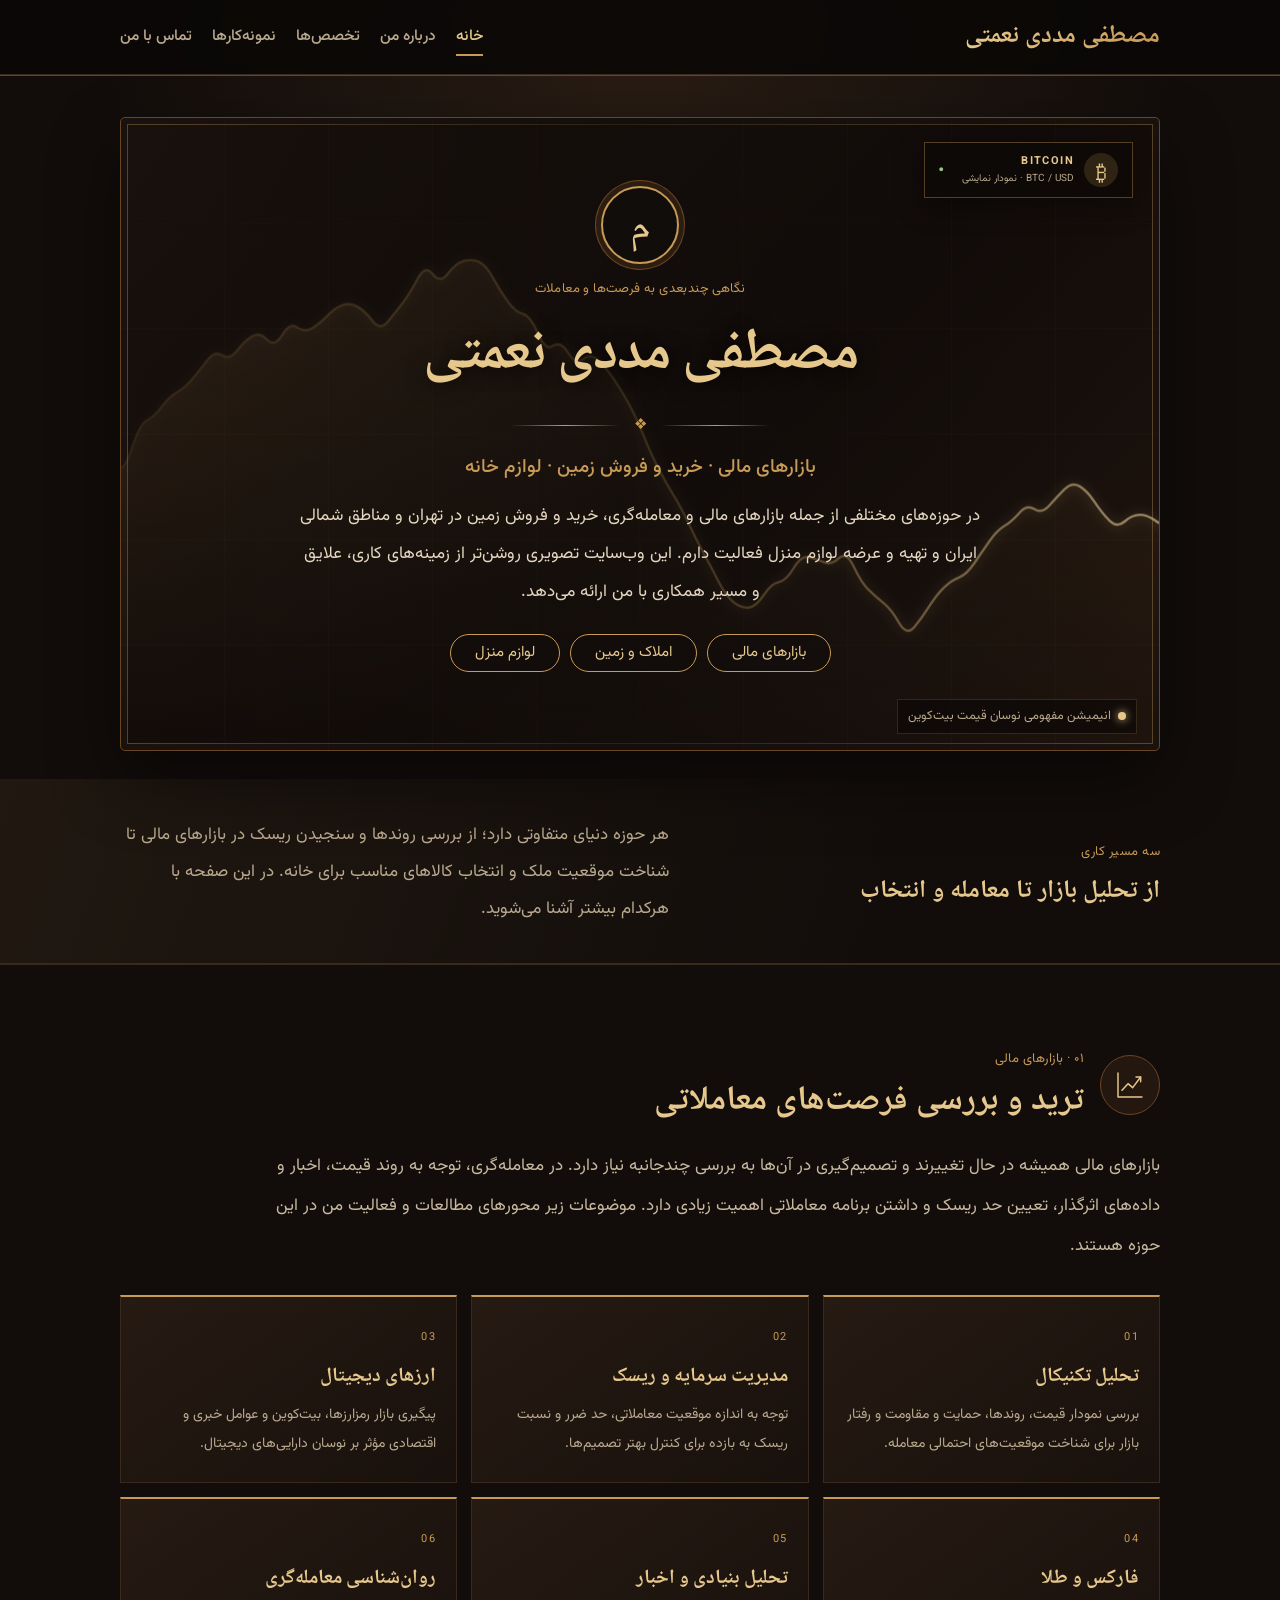
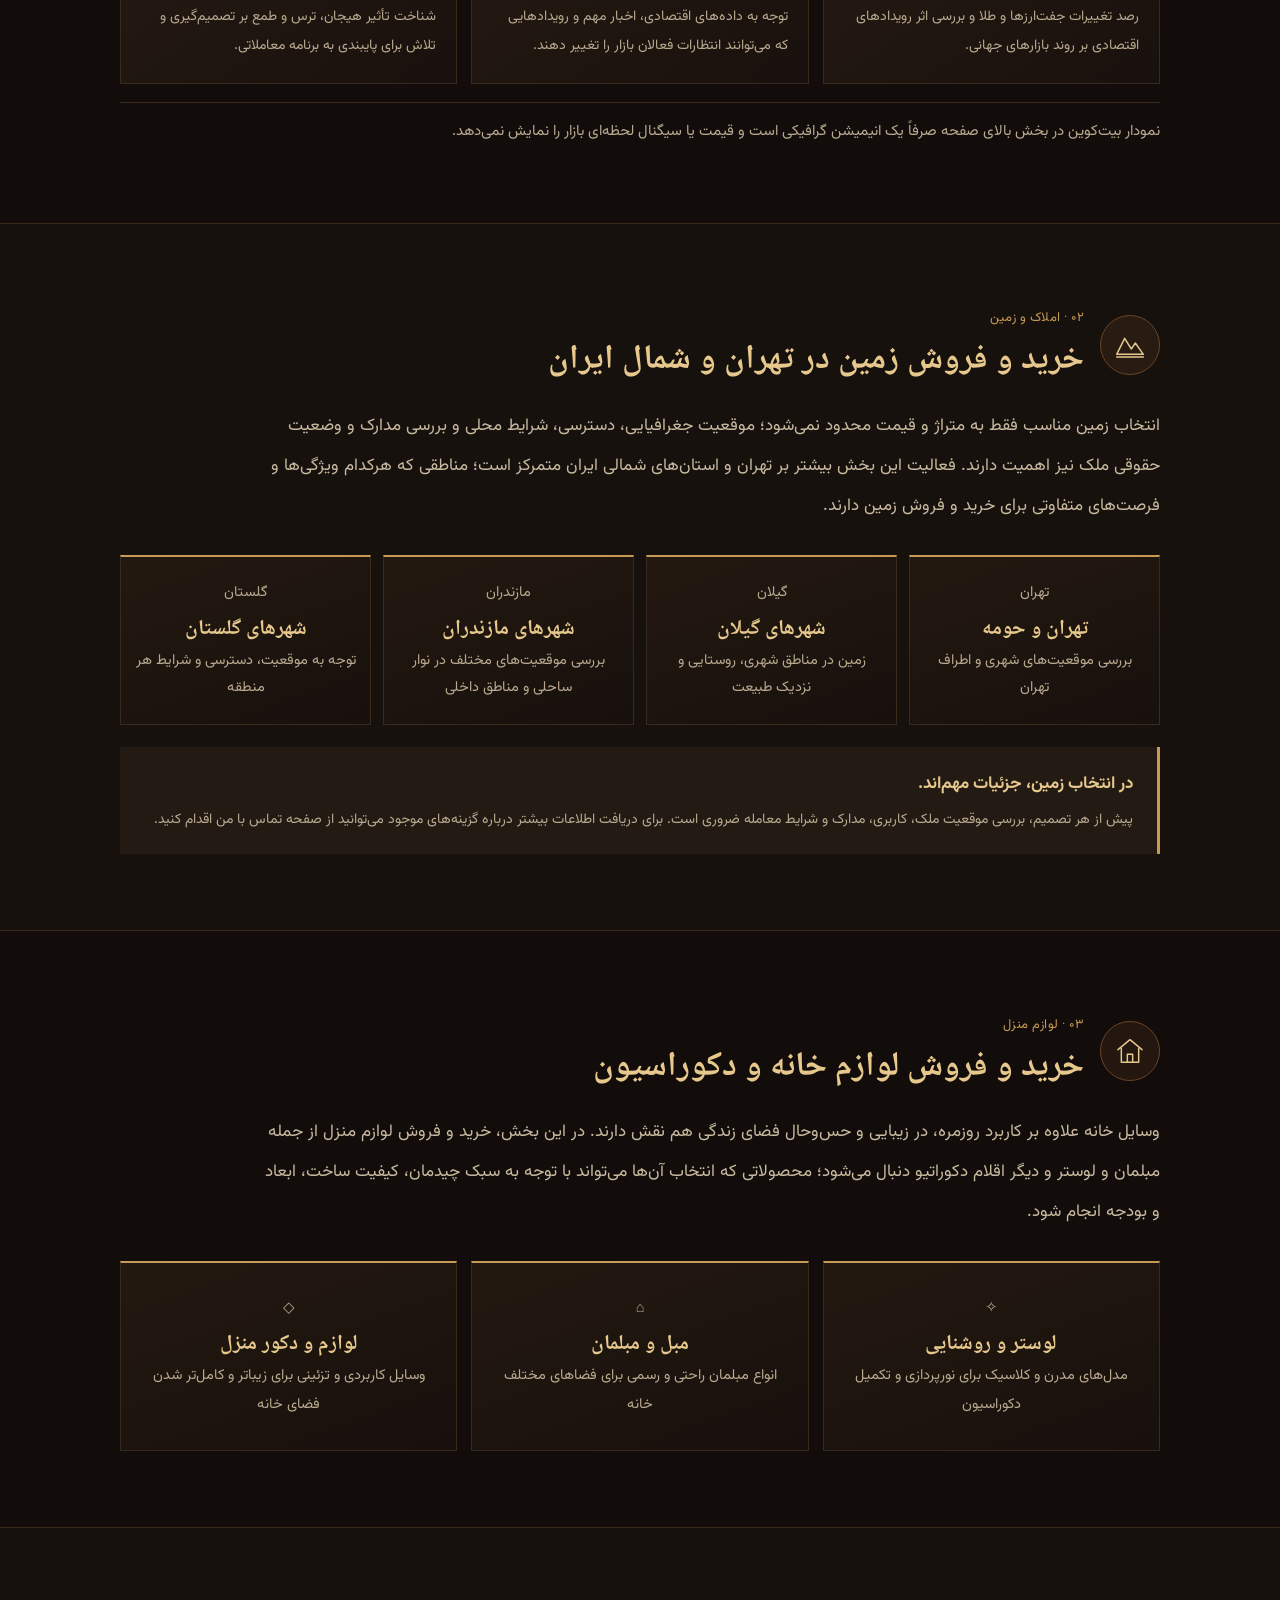
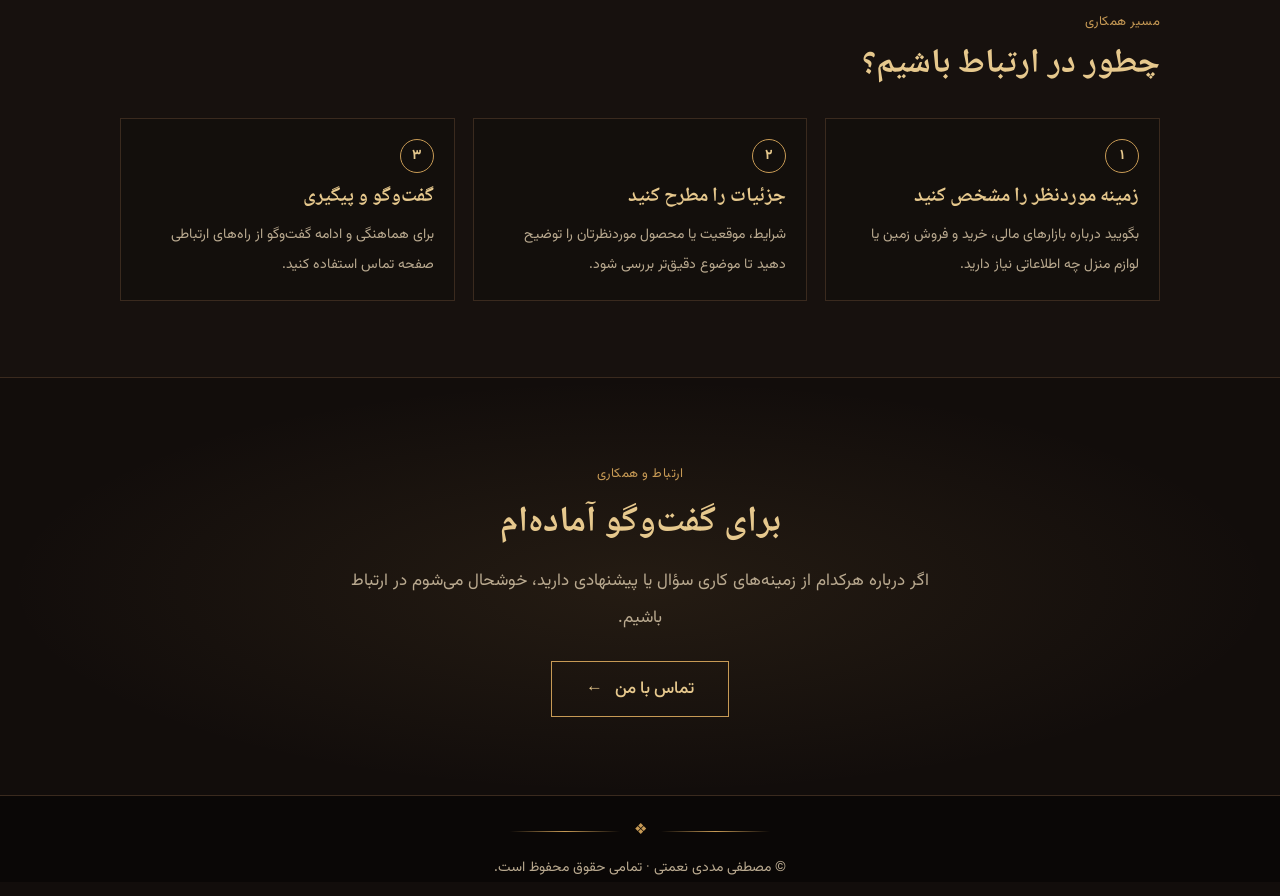
<file: index.html>
<!doctype html>
<html lang="fa" dir="rtl"><head>
<meta charset="utf-8"><meta name="viewport" content="width=device-width,initial-scale=1">
<title>مصطفی مددی نعمتی | بازارهای مالی، املاک و لوازم خانه</title>
<meta name="description" content="معرفی فعالیت‌های مصطفی مددی نعمتی در بازارهای مالی و ترید، خرید و فروش زمین در تهران و شمال ایران و لوازم منزل مانند مبل و لوستر.">
<meta name="theme-color" content="#120d0b">
<link rel="preconnect" href="https://fonts.googleapis.com"><link rel="preconnect" href="https://fonts.gstatic.com" crossorigin>
<link href="https://fonts.googleapis.com/css2?family=Noto+Naskh+Arabic:wght@500;700&family=Vazirmatn:wght@400;500;600;700&display=swap" rel="stylesheet">
<link rel="stylesheet" href="style.css"></head><body>
<header><div class="wrap bar"><a class="brand" href="./">مصطفی مددی نعمتی</a><button class="menu-toggle" type="button" aria-label="باز کردن منو" aria-expanded="false" aria-controls="primary-navigation"><span></span><span></span><span></span></button><nav id="primary-navigation" aria-label="منوی اصلی"><a href="./" class="active">خانه</a><a href="about/">درباره من</a><a href="expertise/">تخصص‌ها</a><a href="portfolio/">نمونه‌کارها</a><a href="contact/">تماس با من</a></nav></div></header>
<main>
<section class="hero"><div class="wrap"><div class="frame">
<canvas id="chart" aria-hidden="true"></canvas>
<div class="market-float" aria-hidden="true"><span class="market-symbol">₿</span><span><b>BITCOIN</b><small>BTC / USD · نمودار نمایشی</small></span><span class="market-pulse">●</span></div>
<div class="hero-in"><span class="monogram">م</span><span class="hero-kicker">نگاهی چندبعدی به فرصت‌ها و معاملات</span>
<h1>مصطفی مددی نعمتی</h1><div class="divider"><span>❖</span></div>
<p class="lead">بازارهای مالی · خرید و فروش زمین · لوازم خانه</p>
<p class="hero-text">در حوزه‌های مختلفی از جمله بازارهای مالی و معامله‌گری، خرید و فروش زمین در تهران و مناطق شمالی ایران و تهیه و عرضه لوازم منزل فعالیت دارم. این وب‌سایت تصویری روشن‌تر از زمینه‌های کاری، علایق و مسیر همکاری با من ارائه می‌دهد.</p>
<div class="chips"><a href="#trade">بازارهای مالی</a><a href="#land">املاک و زمین</a><a href="#home">لوازم منزل</a></div></div>
<span class="chart-tag"><i></i> انیمیشن مفهومی نوسان قیمت بیت‌کوین</span>
</div></div></section>
<section class="intro-strip"><div class="wrap intro-grid"><div><span class="eyebrow">سه مسیر کاری</span><h2>از تحلیل بازار تا معامله و انتخاب</h2></div><p>هر حوزه دنیای متفاوتی دارد؛ از بررسی روندها و سنجیدن ریسک در بازارهای مالی تا شناخت موقعیت ملک و انتخاب کالاهای مناسب برای خانه. در این صفحه با هرکدام بیشتر آشنا می‌شوید.</p></div></section>
<section id="trade" class="sec reveal"><div class="wrap">
<div class="sec-head"><div class="ic"><svg viewBox="0 0 48 48" fill="none" stroke="currentColor" stroke-width="2.2" stroke-linecap="round" stroke-linejoin="round"><path d="M6 6v36h36"/><path d="M12 32l9-10 7 6 12-16"/><path d="M33 12h7v7"/></svg></div><div><span class="eyebrow">۰۱ · بازارهای مالی</span><h2>ترید و بررسی فرصت‌های معاملاتی</h2></div></div>
<p class="section-copy">بازارهای مالی همیشه در حال تغییرند و تصمیم‌گیری در آن‌ها به بررسی چندجانبه نیاز دارد. در معامله‌گری، توجه به روند قیمت، اخبار و داده‌های اثرگذار، تعیین حد ریسک و داشتن برنامه معاملاتی اهمیت زیادی دارد. موضوعات زیر محورهای مطالعات و فعالیت من در این حوزه هستند.</p>
<div class="expertise-grid">
<article class="expertise-card"><span class="card-number">01</span><h3>تحلیل تکنیکال</h3><p>بررسی نمودار قیمت، روندها، حمایت و مقاومت و رفتار بازار برای شناخت موقعیت‌های احتمالی معامله.</p></article>
<article class="expertise-card"><span class="card-number">02</span><h3>مدیریت سرمایه و ریسک</h3><p>توجه به اندازه موقعیت معاملاتی، حد ضرر و نسبت ریسک به بازده برای کنترل بهتر تصمیم‌ها.</p></article>
<article class="expertise-card"><span class="card-number">03</span><h3>ارزهای دیجیتال</h3><p>پیگیری بازار رمزارزها، بیت‌کوین و عوامل خبری و اقتصادی مؤثر بر نوسان دارایی‌های دیجیتال.</p></article>
<article class="expertise-card"><span class="card-number">04</span><h3>فارکس و طلا</h3><p>رصد تغییرات جفت‌ارزها و طلا و بررسی اثر رویدادهای اقتصادی بر روند بازارهای جهانی.</p></article>
<article class="expertise-card"><span class="card-number">05</span><h3>تحلیل بنیادی و اخبار</h3><p>توجه به داده‌های اقتصادی، اخبار مهم و رویدادهایی که می‌توانند انتظارات فعالان بازار را تغییر دهند.</p></article>
<article class="expertise-card"><span class="card-number">06</span><h3>روان‌شناسی معامله‌گری</h3><p>شناخت تأثیر هیجان، ترس و طمع بر تصمیم‌گیری و تلاش برای پایبندی به برنامه معاملاتی.</p></article>
</div><p class="note">نمودار بیت‌کوین در بخش بالای صفحه صرفاً یک انیمیشن گرافیکی است و قیمت یا سیگنال لحظه‌ای بازار را نمایش نمی‌دهد.</p>
</div></section>
<section id="land" class="sec reveal alt"><div class="wrap">
<div class="sec-head"><div class="ic"><svg viewBox="0 0 48 48" fill="none" stroke="currentColor" stroke-width="2.2" stroke-linecap="round" stroke-linejoin="round"><path d="M4 38l12-24 10 16 6-9 12 17z"/><path d="M4 42h40"/></svg></div><div><span class="eyebrow">۰۲ · املاک و زمین</span><h2>خرید و فروش زمین در تهران و شمال ایران</h2></div></div>
<p class="section-copy">انتخاب زمین مناسب فقط به متراژ و قیمت محدود نمی‌شود؛ موقعیت جغرافیایی، دسترسی، شرایط محلی و بررسی مدارک و وضعیت حقوقی ملک نیز اهمیت دارند. فعالیت این بخش بیشتر بر تهران و استان‌های شمالی ایران متمرکز است؛ مناطقی که هرکدام ویژگی‌ها و فرصت‌های متفاوتی برای خرید و فروش زمین دارند.</p>
<div class="regions">
<div class="region"><span class="region-mark">تهران</span><b>تهران و حومه</b><span>بررسی موقعیت‌های شهری و اطراف تهران</span></div>
<div class="region"><span class="region-mark">گیلان</span><b>شهرهای گیلان</b><span>زمین در مناطق شهری، روستایی و نزدیک طبیعت</span></div>
<div class="region"><span class="region-mark">مازندران</span><b>شهرهای مازندران</b><span>بررسی موقعیت‌های مختلف در نوار ساحلی و مناطق داخلی</span></div>
<div class="region"><span class="region-mark">گلستان</span><b>شهرهای گلستان</b><span>توجه به موقعیت، دسترسی و شرایط هر منطقه</span></div></div>
<div class="land-callout"><b>در انتخاب زمین، جزئیات مهم‌اند.</b><p>پیش از هر تصمیم، بررسی موقعیت ملک، کاربری، مدارک و شرایط معامله ضروری است. برای دریافت اطلاعات بیشتر درباره گزینه‌های موجود می‌توانید از صفحه تماس با من اقدام کنید.</p></div>
</div></section>
<section id="home" class="sec reveal"><div class="wrap">
<div class="sec-head"><div class="ic"><svg viewBox="0 0 48 48" fill="none" stroke="currentColor" stroke-width="2.2" stroke-linecap="round" stroke-linejoin="round"><path d="M6 22L24 7l18 15"/><path d="M11 20v21h26V20"/><path d="M20 41V29h8v12"/></svg></div><div><span class="eyebrow">۰۳ · لوازم منزل</span><h2>خرید و فروش لوازم خانه و دکوراسیون</h2></div></div>
<p class="section-copy">وسایل خانه علاوه بر کاربرد روزمره، در زیبایی و حس‌وحال فضای زندگی هم نقش دارند. در این بخش، خرید و فروش لوازم منزل از جمله مبلمان و لوستر و دیگر اقلام دکوراتیو دنبال می‌شود؛ محصولاتی که انتخاب آن‌ها می‌تواند با توجه به سبک چیدمان، کیفیت ساخت، ابعاد و بودجه انجام شود.</p>
<div class="goods"><article class="good"><span class="good-icon">✧</span><b>لوستر و روشنایی</b><span>مدل‌های مدرن و کلاسیک برای نورپردازی و تکمیل دکوراسیون</span></article>
<article class="good"><span class="good-icon">⌂</span><b>مبل و مبلمان</b><span>انواع مبلمان راحتی و رسمی برای فضاهای مختلف خانه</span></article>
<article class="good"><span class="good-icon">◇</span><b>لوازم و دکور منزل</b><span>وسایل کاربردی و تزئینی برای زیباتر و کامل‌تر شدن فضای خانه</span></article></div>
</div></section>
<section class="steps sec alt reveal"><div class="wrap"><div class="sec-head"><div><span class="eyebrow">مسیر همکاری</span><h2>چطور در ارتباط باشیم؟</h2></div></div>
<div class="steps-grid"><div><b>۱</b><h3>زمینه موردنظر را مشخص کنید</h3><p>بگویید درباره بازارهای مالی، خرید و فروش زمین یا لوازم منزل چه اطلاعاتی نیاز دارید.</p></div><div><b>۲</b><h3>جزئیات را مطرح کنید</h3><p>شرایط، موقعیت یا محصول موردنظرتان را توضیح دهید تا موضوع دقیق‌تر بررسی شود.</p></div><div><b>۳</b><h3>گفت‌وگو و پیگیری</h3><p>برای هماهنگی و ادامه گفت‌وگو از راه‌های ارتباطی صفحه تماس استفاده کنید.</p></div></div>
</div></section>
<section class="cta reveal"><div class="wrap"><span class="eyebrow">ارتباط و همکاری</span><h2>برای گفت‌وگو آماده‌ام</h2><p>اگر درباره هرکدام از زمینه‌های کاری سؤال یا پیشنهادی دارید، خوشحال می‌شوم در ارتباط باشیم.</p><a class="btn" href="contact/">تماس با من <span>←</span></a></div></section>
</main><footer><div class="wrap"><div class="divider"><span>❖</span></div><p>© مصطفی مددی نعمتی · تمامی حقوق محفوظ است.</p></div></footer>
<script src="script.js"></script></body></html>
</file>
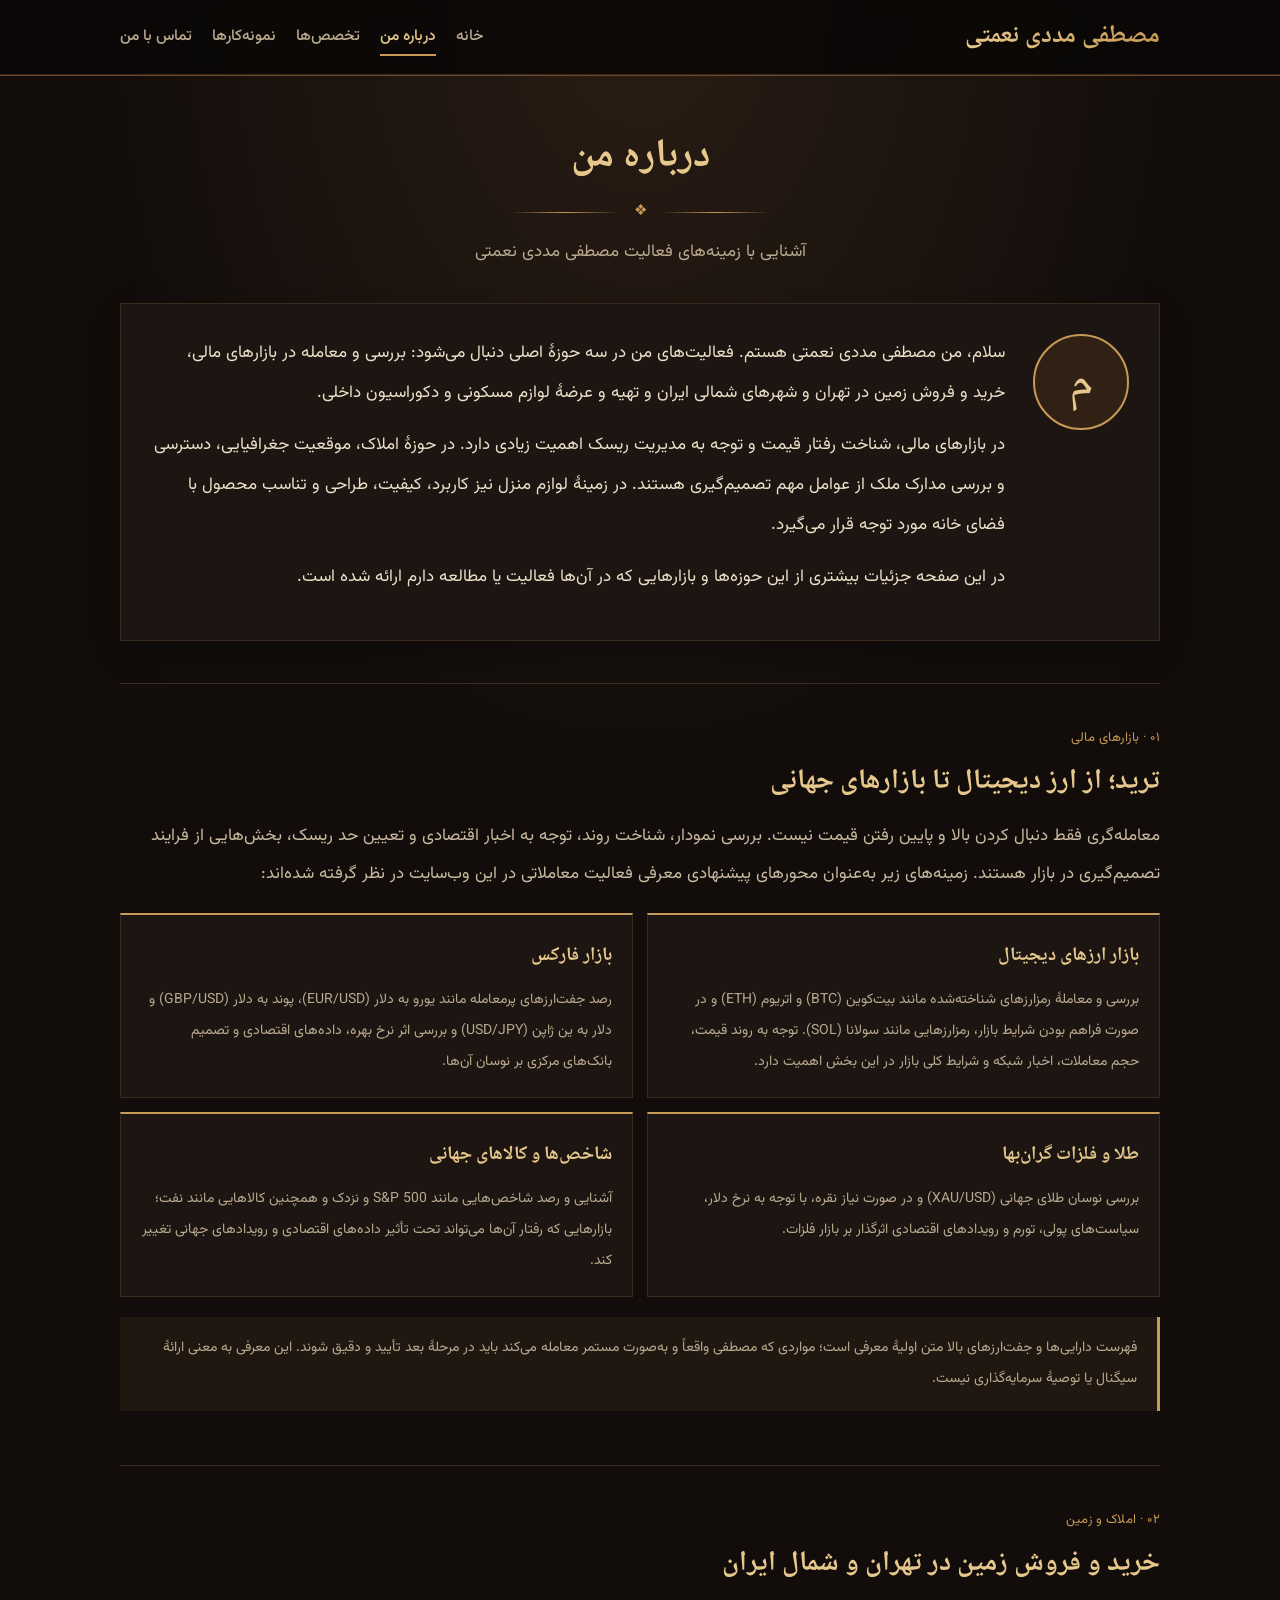
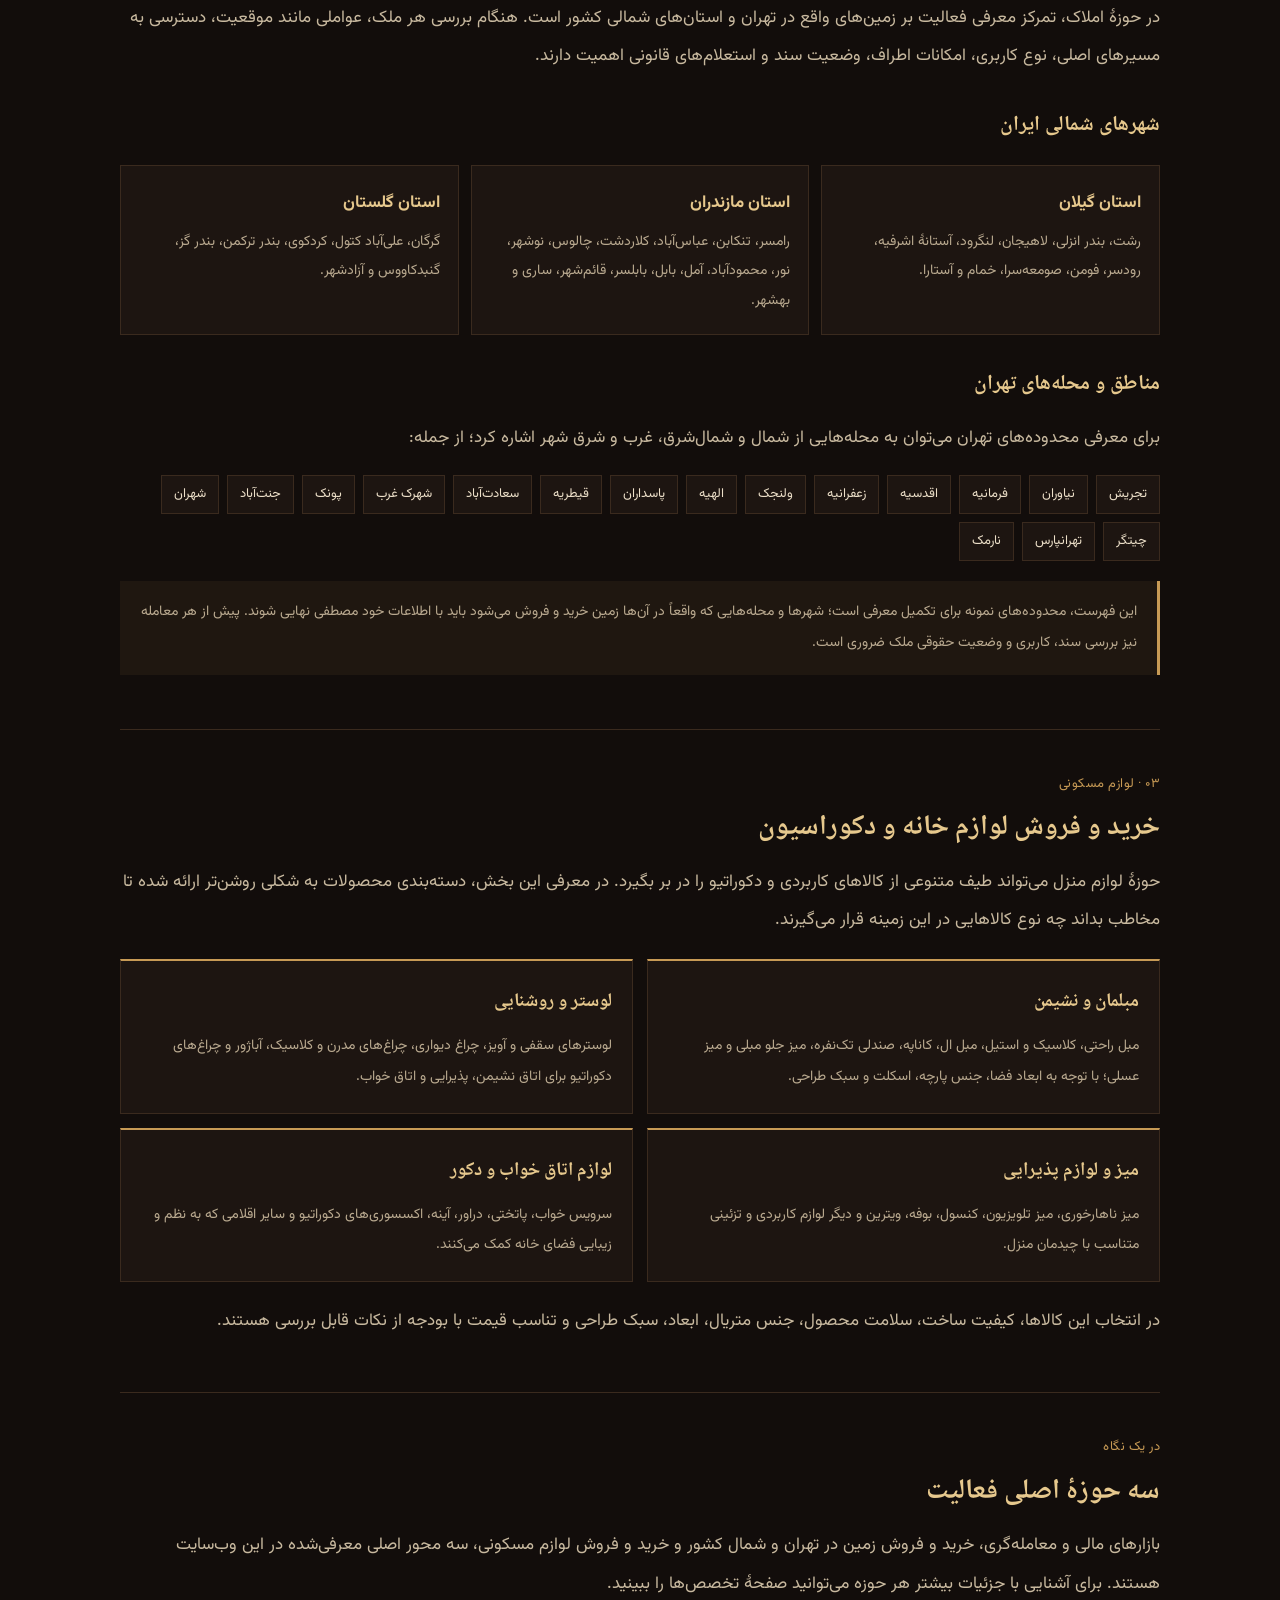
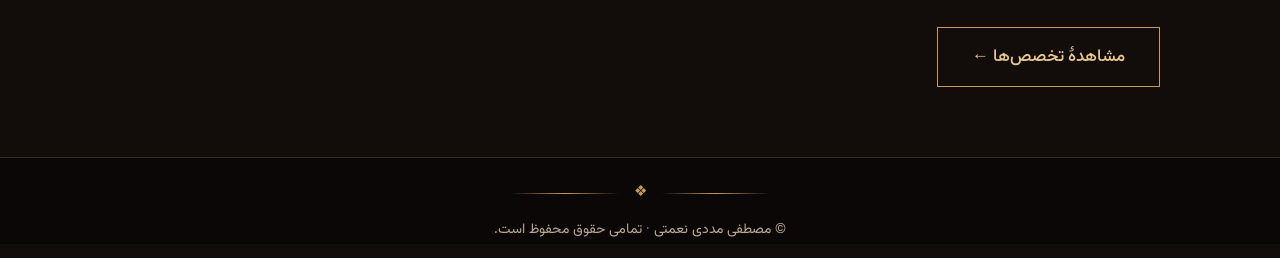
<file: about/index.html>
<!doctype html>
<html lang="fa" dir="rtl">
<head>
<meta charset="utf-8"><meta name="viewport" content="width=device-width,initial-scale=1">
<title>درباره مصطفی مددی نعمتی | بازارهای مالی، املاک و لوازم منزل</title>
<meta name="description" content="آشنایی با مصطفی مددی نعمتی و زمینه‌های فعالیت او در بازارهای مالی، خرید و فروش زمین در تهران و شهرهای شمالی ایران و لوازم منزل.">
<link rel="preconnect" href="https://fonts.googleapis.com"><link rel="preconnect" href="https://fonts.gstatic.com" crossorigin>
<link href="https://fonts.googleapis.com/css2?family=Noto+Naskh+Arabic:wght@500;700&family=Vazirmatn:wght@400;500;600;700&display=swap" rel="stylesheet">
<link rel="stylesheet" href="../style.css">
</head>
<body>
<header><div class="wrap bar"><a class="brand" href="../">مصطفی مددی نعمتی</a><button class="menu-toggle" type="button" aria-label="باز کردن منو" aria-expanded="false" aria-controls="primary-navigation"><span></span><span></span><span></span></button><nav id="primary-navigation" aria-label="منوی اصلی"><a href="../">خانه</a><a href="../about/" class="active">درباره من</a><a href="../expertise/">تخصص‌ها</a><a href="../portfolio/">نمونه‌کارها</a><a href="../contact/">تماس با من</a></nav></div></header>
<main>
<div class="wrap pg about-page">
<div class="head"><h1>درباره من</h1><div class="divider"><span>❖</span></div><p class="sub">آشنایی با زمینه‌های فعالیت مصطفی مددی نعمتی</p></div>
<section class="about reveal"><div class="avatar">م</div><div class="text">
<p>سلام، من مصطفی مددی نعمتی هستم. فعالیت‌های من در سه حوزهٔ اصلی دنبال می‌شود: بررسی و معامله در بازارهای مالی، خرید و فروش زمین در تهران و شهرهای شمالی ایران و تهیه و عرضهٔ لوازم مسکونی و دکوراسیون داخلی.</p>
<p>در بازارهای مالی، شناخت رفتار قیمت و توجه به مدیریت ریسک اهمیت زیادی دارد. در حوزهٔ املاک، موقعیت جغرافیایی، دسترسی و بررسی مدارک ملک از عوامل مهم تصمیم‌گیری هستند. در زمینهٔ لوازم منزل نیز کاربرد، کیفیت، طراحی و تناسب محصول با فضای خانه مورد توجه قرار می‌گیرد.</p>
<p>در این صفحه جزئیات بیشتری از این حوزه‌ها و بازارهایی که در آن‌ها فعالیت یا مطالعه دارم ارائه شده است.</p>
</div></section>

<section class="about-detail reveal"><span class="eyebrow">۰۱ · بازارهای مالی</span><h2>ترید؛ از ارز دیجیتال تا بازارهای جهانی</h2>
<p>معامله‌گری فقط دنبال کردن بالا و پایین رفتن قیمت نیست. بررسی نمودار، شناخت روند، توجه به اخبار اقتصادی و تعیین حد ریسک، بخش‌هایی از فرایند تصمیم‌گیری در بازار هستند. زمینه‌های زیر به‌عنوان محورهای پیشنهادی معرفی فعالیت معاملاتی در این وب‌سایت در نظر گرفته شده‌اند:</p>
<div class="about-market-grid">
<article><h3>بازار ارزهای دیجیتال</h3><p>بررسی و معاملهٔ رمزارزهای شناخته‌شده مانند بیت‌کوین (BTC) و اتریوم (ETH) و در صورت فراهم بودن شرایط بازار، رمزارزهایی مانند سولانا (SOL). توجه به روند قیمت، حجم معاملات، اخبار شبکه و شرایط کلی بازار در این بخش اهمیت دارد.</p></article>
<article><h3>بازار فارکس</h3><p>رصد جفت‌ارزهای پرمعامله مانند یورو به دلار (EUR/USD)، پوند به دلار (GBP/USD) و دلار به ین ژاپن (USD/JPY) و بررسی اثر نرخ بهره، داده‌های اقتصادی و تصمیم بانک‌های مرکزی بر نوسان آن‌ها.</p></article>
<article><h3>طلا و فلزات گران‌بها</h3><p>بررسی نوسان طلای جهانی (XAU/USD) و در صورت نیاز نقره، با توجه به نرخ دلار، سیاست‌های پولی، تورم و رویدادهای اقتصادی اثرگذار بر بازار فلزات.</p></article>
<article><h3>شاخص‌ها و کالاهای جهانی</h3><p>آشنایی و رصد شاخص‌هایی مانند S&amp;P 500 و نزدک و همچنین کالاهایی مانند نفت؛ بازارهایی که رفتار آن‌ها می‌تواند تحت تأثیر داده‌های اقتصادی و رویدادهای جهانی تغییر کند.</p></article>
</div>
<div class="about-note">فهرست دارایی‌ها و جفت‌ارزهای بالا متن اولیهٔ معرفی است؛ مواردی که مصطفی واقعاً و به‌صورت مستمر معامله می‌کند باید در مرحلهٔ بعد تأیید و دقیق شوند. این معرفی به معنی ارائهٔ سیگنال یا توصیهٔ سرمایه‌گذاری نیست.</div>
</section>

<section class="about-detail reveal"><span class="eyebrow">۰۲ · املاک و زمین</span><h2>خرید و فروش زمین در تهران و شمال ایران</h2>
<p>در حوزهٔ املاک، تمرکز معرفی فعالیت بر زمین‌های واقع در تهران و استان‌های شمالی کشور است. هنگام بررسی هر ملک، عواملی مانند موقعیت، دسترسی به مسیرهای اصلی، نوع کاربری، امکانات اطراف، وضعیت سند و استعلام‌های قانونی اهمیت دارند.</p>
<h3>شهرهای شمالی ایران</h3>
<div class="place-columns">
<div><b>استان گیلان</b><p>رشت، بندر انزلی، لاهیجان، لنگرود، آستانهٔ اشرفیه، رودسر، فومن، صومعه‌سرا، خمام و آستارا.</p></div>
<div><b>استان مازندران</b><p>رامسر، تنکابن، عباس‌آباد، کلاردشت، چالوس، نوشهر، نور، محمودآباد، آمل، بابل، بابلسر، قائم‌شهر، ساری و بهشهر.</p></div>
<div><b>استان گلستان</b><p>گرگان، علی‌آباد کتول، کردکوی، بندر ترکمن، بندر گز، گنبدکاووس و آزادشهر.</p></div>
</div>
<h3>مناطق و محله‌های تهران</h3>
<p>برای معرفی محدوده‌های تهران می‌توان به محله‌هایی از شمال و شمال‌شرق، غرب و شرق شهر اشاره کرد؛ از جمله:</p>
<div class="place-tags"><span>تجریش</span><span>نیاوران</span><span>فرمانیه</span><span>اقدسیه</span><span>زعفرانیه</span><span>ولنجک</span><span>الهیه</span><span>پاسداران</span><span>قیطریه</span><span>سعادت‌آباد</span><span>شهرک غرب</span><span>پونک</span><span>جنت‌آباد</span><span>شهران</span><span>چیتگر</span><span>تهرانپارس</span><span>نارمک</span></div>
<div class="about-note">این فهرست، محدوده‌های نمونه برای تکمیل معرفی است؛ شهرها و محله‌هایی که واقعاً در آن‌ها زمین خرید و فروش می‌شود باید با اطلاعات خود مصطفی نهایی شوند. پیش از هر معامله نیز بررسی سند، کاربری و وضعیت حقوقی ملک ضروری است.</div>
</section>

<section class="about-detail reveal"><span class="eyebrow">۰۳ · لوازم مسکونی</span><h2>خرید و فروش لوازم خانه و دکوراسیون</h2>
<p>حوزهٔ لوازم منزل می‌تواند طیف متنوعی از کالاهای کاربردی و دکوراتیو را در بر بگیرد. در معرفی این بخش، دسته‌بندی محصولات به شکلی روشن‌تر ارائه شده تا مخاطب بداند چه نوع کالاهایی در این زمینه قرار می‌گیرند.</p>
<div class="about-market-grid">
<article><h3>مبلمان و نشیمن</h3><p>مبل راحتی، کلاسیک و استیل، مبل ال، کاناپه، صندلی تک‌نفره، میز جلو مبلی و میز عسلی؛ با توجه به ابعاد فضا، جنس پارچه، اسکلت و سبک طراحی.</p></article>
<article><h3>لوستر و روشنایی</h3><p>لوسترهای سقفی و آویز، چراغ دیواری، چراغ‌های مدرن و کلاسیک، آباژور و چراغ‌های دکوراتیو برای اتاق نشیمن، پذیرایی و اتاق خواب.</p></article>
<article><h3>میز و لوازم پذیرایی</h3><p>میز ناهارخوری، میز تلویزیون، کنسول، بوفه، ویترین و دیگر لوازم کاربردی و تزئینی متناسب با چیدمان منزل.</p></article>
<article><h3>لوازم اتاق خواب و دکور</h3><p>سرویس خواب، پاتختی، دراور، آینه، اکسسوری‌های دکوراتیو و سایر اقلامی که به نظم و زیبایی فضای خانه کمک می‌کنند.</p></article>
</div>
<p>در انتخاب این کالاها، کیفیت ساخت، سلامت محصول، جنس متریال، ابعاد، سبک طراحی و تناسب قیمت با بودجه از نکات قابل بررسی هستند.</p>
</section>

<section class="about-detail about-summary reveal"><span class="eyebrow">در یک نگاه</span><h2>سه حوزهٔ اصلی فعالیت</h2><p>بازارهای مالی و معامله‌گری، خرید و فروش زمین در تهران و شمال کشور و خرید و فروش لوازم مسکونی، سه محور اصلی معرفی‌شده در این وب‌سایت هستند. برای آشنایی با جزئیات بیشتر هر حوزه می‌توانید صفحهٔ تخصص‌ها را ببینید.</p><a class="btn" href="../expertise/">مشاهدهٔ تخصص‌ها ←</a></section>
</div>
</main>
<footer><div class="wrap"><div class="divider"><span>❖</span></div><p>© مصطفی مددی نعمتی · تمامی حقوق محفوظ است.</p></div></footer>
<script src="../script.js"></script>
</body></html>
</file>
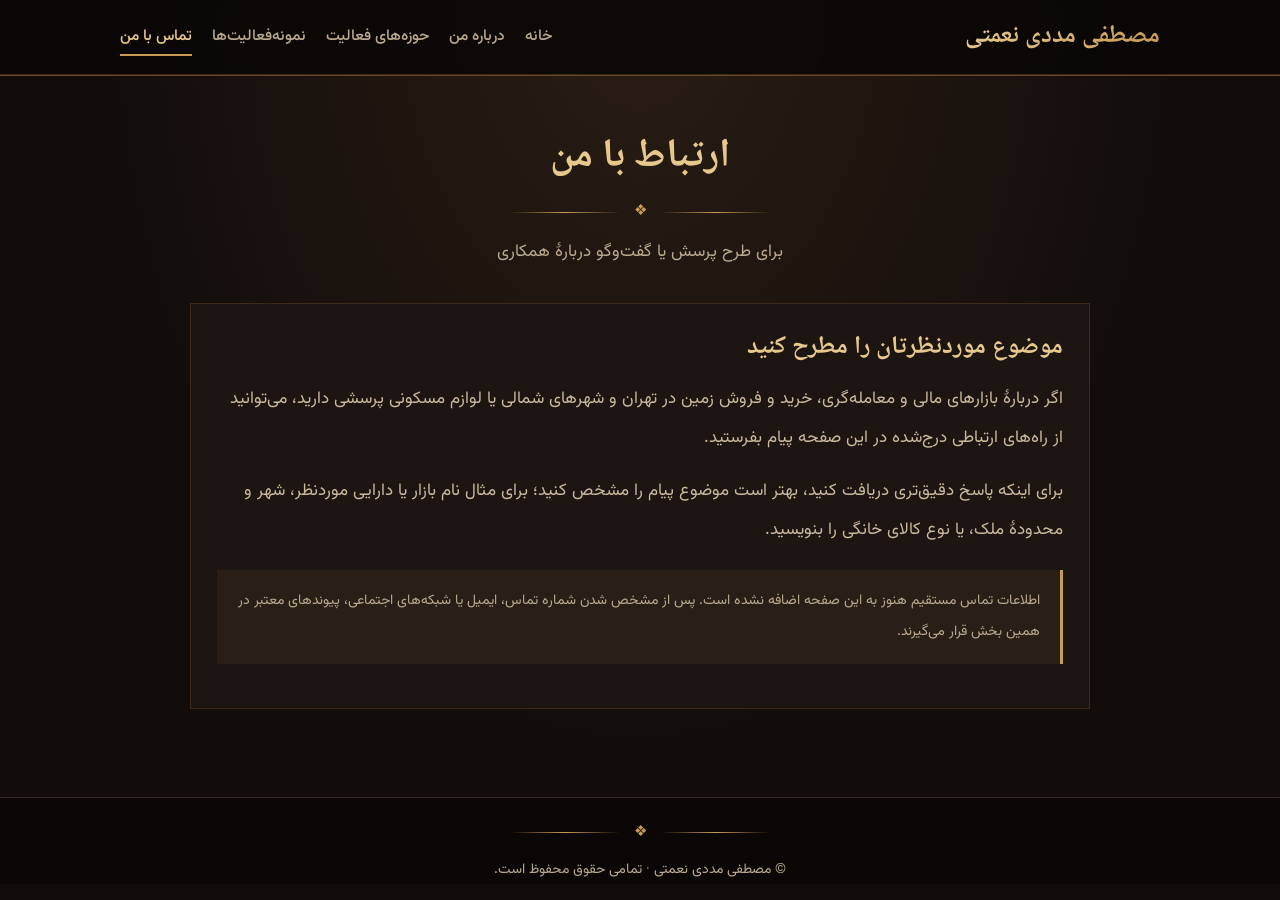
<file: contact/index.html>
<!doctype html>
<html lang="fa" dir="rtl"><head><meta charset="utf-8"><meta name="viewport" content="width=device-width,initial-scale=1">
<title>راه‌های ارتباطی | مصطفی مددی نعمتی</title><meta name="description" content="برای گفت‌وگو درباره بازارهای مالی، خرید و فروش زمین و لوازم منزل با مصطفی مددی نعمتی در ارتباط باشید.">
<link rel="preconnect" href="https://fonts.googleapis.com"><link rel="preconnect" href="https://fonts.gstatic.com" crossorigin><link href="https://fonts.googleapis.com/css2?family=Noto+Naskh+Arabic:wght@500;700&family=Vazirmatn:wght@400;500;700&display=swap" rel="stylesheet"><link rel="stylesheet" href="../style.css"></head>
<body><header><div class="wrap bar"><a class="brand" href="../">مصطفی مددی نعمتی</a><button class="menu-toggle" type="button" aria-label="باز کردن منو" aria-expanded="false" aria-controls="primary-navigation"><span></span><span></span><span></span></button><nav id="primary-navigation" aria-label="منوی اصلی"><a href="../">خانه</a><a href="../about/">درباره من</a><a href="../expertise/">حوزه‌های فعالیت</a><a href="../portfolio/">نمونه‌فعالیت‌ها</a><a href="../contact/" class="active">تماس با من</a></nav></div></header>
<main><div class="wrap pg"><div class="head"><h1>ارتباط با من</h1><div class="divider"><span>❖</span></div><p class="sub">برای طرح پرسش یا گفت‌وگو دربارهٔ همکاری</p></div>
<div class="contact-copy"><h2>موضوع موردنظرتان را مطرح کنید</h2><p>اگر دربارهٔ بازارهای مالی و معامله‌گری، خرید و فروش زمین در تهران و شهرهای شمالی یا لوازم مسکونی پرسشی دارید، می‌توانید از راه‌های ارتباطی درج‌شده در این صفحه پیام بفرستید.</p><p>برای اینکه پاسخ دقیق‌تری دریافت کنید، بهتر است موضوع پیام را مشخص کنید؛ برای مثال نام بازار یا دارایی موردنظر، شهر و محدودهٔ ملک، یا نوع کالای خانگی را بنویسید.</p><div class="about-note">اطلاعات تماس مستقیم هنوز به این صفحه اضافه نشده است. پس از مشخص شدن شماره تماس، ایمیل یا شبکه‌های اجتماعی، پیوندهای معتبر در همین بخش قرار می‌گیرند.</div></div>
</div></main><footer><div class="wrap"><div class="divider"><span>❖</span></div><p>© مصطفی مددی نعمتی · تمامی حقوق محفوظ است.</p></div></footer><script src="../script.js"></script></body></html>
</file>
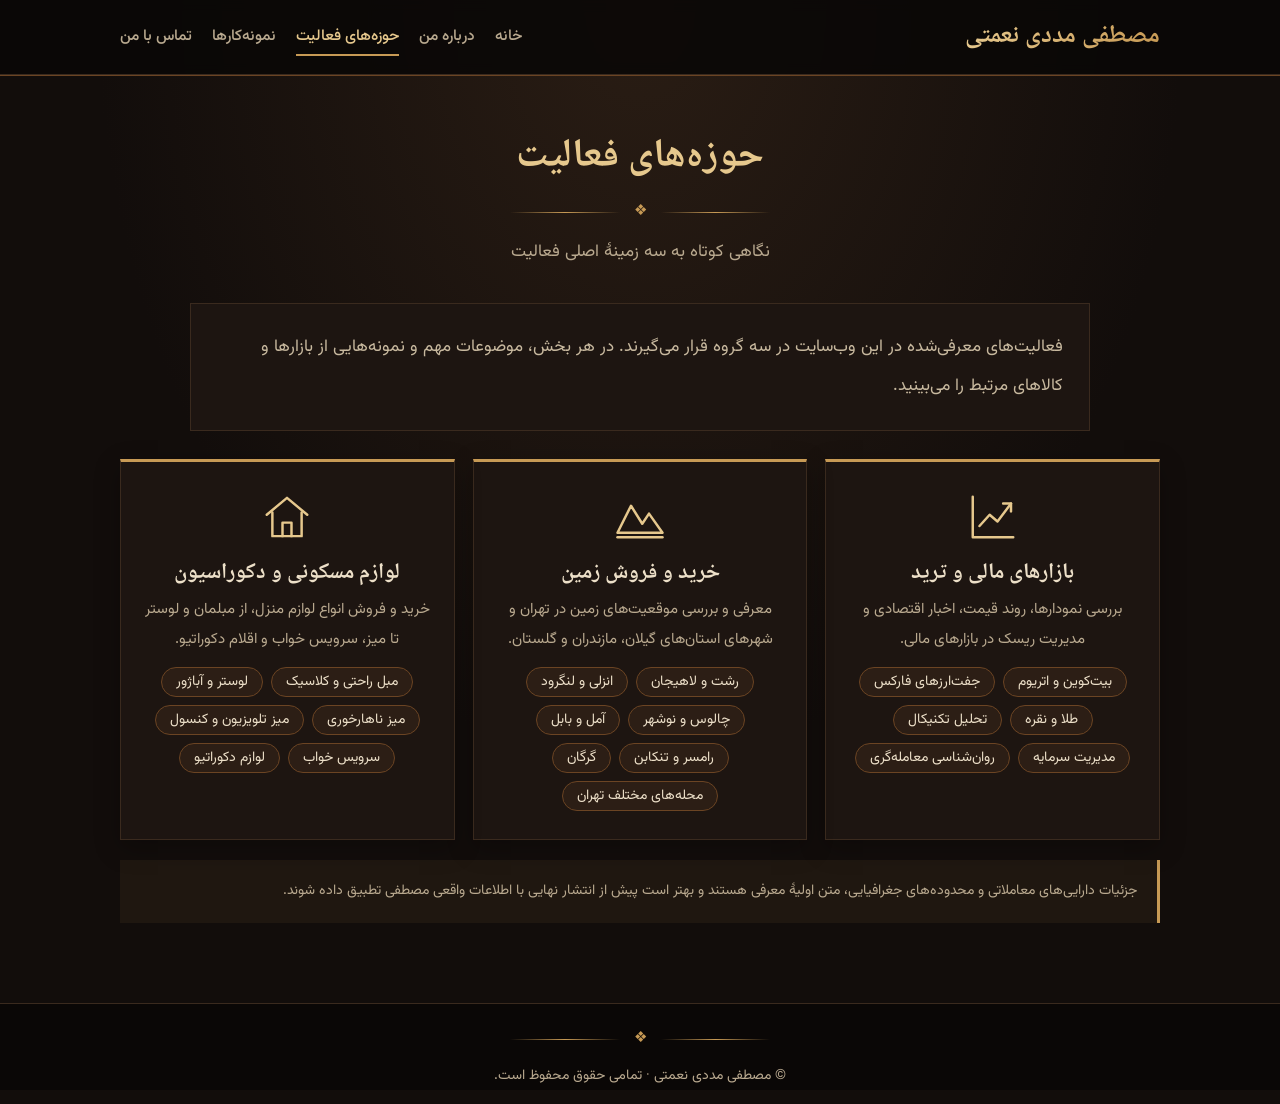
<file: expertise/index.html>
<!doctype html>
<html lang="fa" dir="rtl"><head><meta charset="utf-8"><meta name="viewport" content="width=device-width,initial-scale=1">
<title>حوزه‌های فعالیت | مصطفی مددی نعمتی</title>
<meta name="description" content="آشنایی با زمینه‌های فعالیت مصطفی مددی نعمتی در بازارهای مالی، خرید و فروش زمین و لوازم مسکونی.">
<link rel="preconnect" href="https://fonts.googleapis.com"><link rel="preconnect" href="https://fonts.gstatic.com" crossorigin><link href="https://fonts.googleapis.com/css2?family=Noto+Naskh+Arabic:wght@500;700&family=Vazirmatn:wght@400;500;700&display=swap" rel="stylesheet"><link rel="stylesheet" href="../style.css"></head>
<body><header><div class="wrap bar"><a class="brand" href="../">مصطفی مددی نعمتی</a><button class="menu-toggle" type="button" aria-label="باز کردن منو" aria-expanded="false" aria-controls="primary-navigation"><span></span><span></span><span></span></button><nav id="primary-navigation" aria-label="منوی اصلی"><a href="../">خانه</a><a href="../about/">درباره من</a><a href="../expertise/" class="active">حوزه‌های فعالیت</a><a href="../portfolio/">نمونه‌کارها</a><a href="../contact/">تماس با من</a></nav></div></header>
<main><div class="wrap pg"><div class="head"><h1>حوزه‌های فعالیت</h1><div class="divider"><span>❖</span></div><p class="sub">نگاهی کوتاه به سه زمینهٔ اصلی فعالیت</p></div>
<p class="landing-intro">فعالیت‌های معرفی‌شده در این وب‌سایت در سه گروه قرار می‌گیرند. در هر بخش، موضوعات مهم و نمونه‌هایی از بازارها و کالاهای مرتبط را می‌بینید.</p>
<div class="cards">
<article class="card reveal"><div class="ic"><svg viewBox="0 0 48 48" fill="none" stroke="currentColor" stroke-width="2.2" stroke-linecap="round" stroke-linejoin="round"><path d="M6 6v36h36"/><path d="M12 32l9-10 7 6 12-16"/><path d="M33 12h7v7"/></svg></div><h2>بازارهای مالی و ترید</h2><p>بررسی نمودارها، روند قیمت، اخبار اقتصادی و مدیریت ریسک در بازارهای مالی.</p><ul class="tags"><li>بیت‌کوین و اتریوم</li><li>جفت‌ارزهای فارکس</li><li>طلا و نقره</li><li>تحلیل تکنیکال</li><li>مدیریت سرمایه</li><li>روان‌شناسی معامله‌گری</li></ul></article>
<article class="card reveal"><div class="ic"><svg viewBox="0 0 48 48" fill="none" stroke="currentColor" stroke-width="2.2" stroke-linecap="round" stroke-linejoin="round"><path d="M4 38l12-24 10 16 6-9 12 17z"/><path d="M4 42h40"/></svg></div><h2>خرید و فروش زمین</h2><p>معرفی و بررسی موقعیت‌های زمین در تهران و شهرهای استان‌های گیلان، مازندران و گلستان.</p><ul class="tags"><li>رشت و لاهیجان</li><li>انزلی و لنگرود</li><li>چالوس و نوشهر</li><li>آمل و بابل</li><li>رامسر و تنکابن</li><li>گرگان</li><li>محله‌های مختلف تهران</li></ul></article>
<article class="card reveal"><div class="ic"><svg viewBox="0 0 48 48" fill="none" stroke="currentColor" stroke-width="2.2" stroke-linecap="round" stroke-linejoin="round"><path d="M6 22L24 7l18 15"/><path d="M11 20v21h26V20"/><path d="M20 41V29h8v12"/></svg></div><h2>لوازم مسکونی و دکوراسیون</h2><p>خرید و فروش انواع لوازم منزل، از مبلمان و لوستر تا میز، سرویس خواب و اقلام دکوراتیو.</p><ul class="tags"><li>مبل راحتی و کلاسیک</li><li>لوستر و آباژور</li><li>میز ناهارخوری</li><li>میز تلویزیون و کنسول</li><li>سرویس خواب</li><li>لوازم دکوراتیو</li></ul></article>
</div>
<div class="about-note">جزئیات دارایی‌های معاملاتی و محدوده‌های جغرافیایی، متن اولیهٔ معرفی هستند و بهتر است پیش از انتشار نهایی با اطلاعات واقعی مصطفی تطبیق داده شوند.</div>
</div></main>
<footer><div class="wrap"><div class="divider"><span>❖</span></div><p>© مصطفی مددی نعمتی · تمامی حقوق محفوظ است.</p></div></footer><script src="../script.js"></script></body></html>
</file>
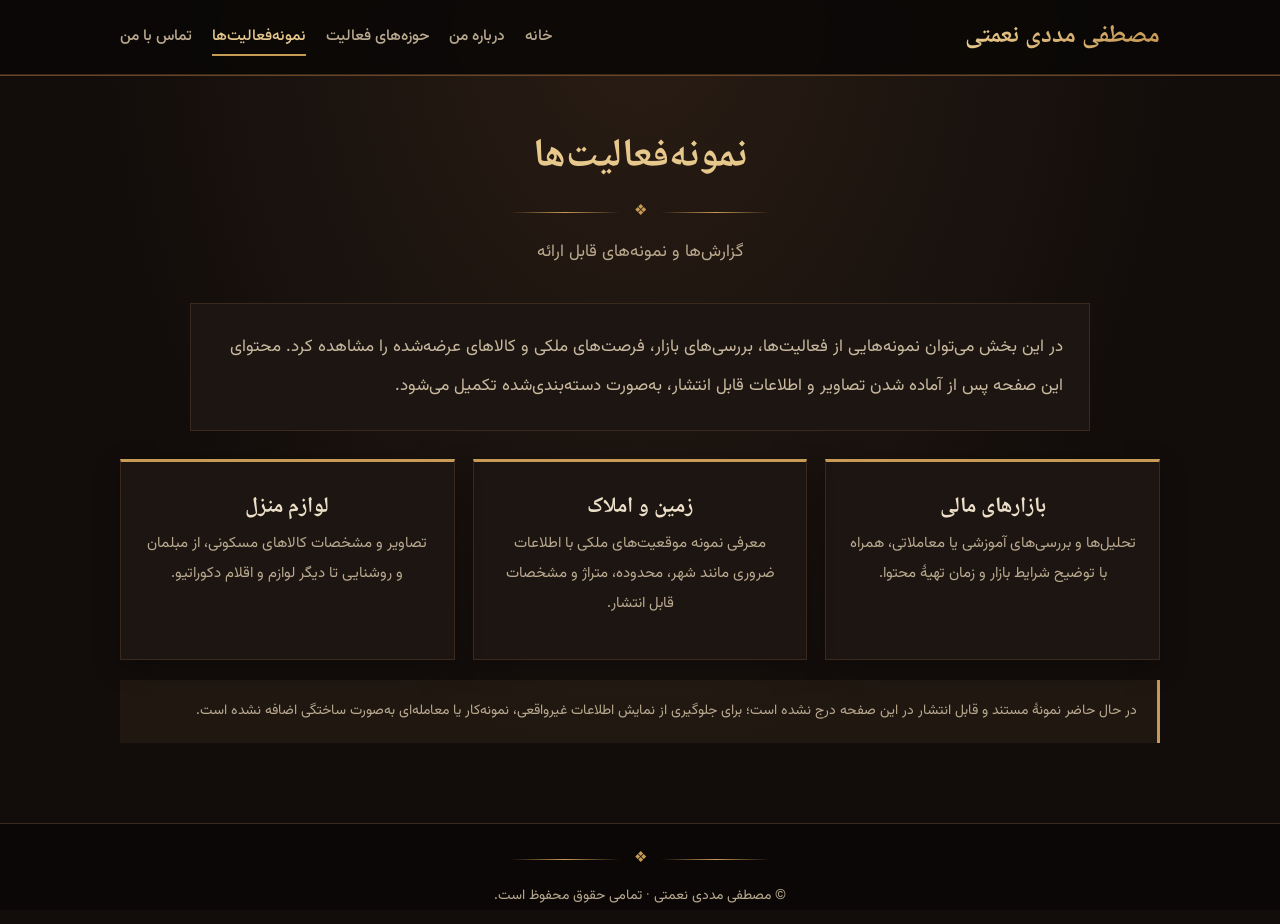
<file: portfolio/index.html>
<!doctype html>
<html lang="fa" dir="rtl"><head><meta charset="utf-8"><meta name="viewport" content="width=device-width,initial-scale=1">
<title>نمونه‌فعالیت‌ها | مصطفی مددی نعمتی</title><meta name="description" content="مروری بر نمونه فعالیت‌ها و تجربه‌های مصطفی مددی نعمتی در بازارهای مالی، املاک و لوازم منزل.">
<link rel="preconnect" href="https://fonts.googleapis.com"><link rel="preconnect" href="https://fonts.gstatic.com" crossorigin><link href="https://fonts.googleapis.com/css2?family=Noto+Naskh+Arabic:wght@500;700&family=Vazirmatn:wght@400;500;700&display=swap" rel="stylesheet"><link rel="stylesheet" href="../style.css"></head>
<body><header><div class="wrap bar"><a class="brand" href="../">مصطفی مددی نعمتی</a><button class="menu-toggle" type="button" aria-label="باز کردن منو" aria-expanded="false" aria-controls="primary-navigation"><span></span><span></span><span></span></button><nav id="primary-navigation" aria-label="منوی اصلی"><a href="../">خانه</a><a href="../about/">درباره من</a><a href="../expertise/">حوزه‌های فعالیت</a><a href="../portfolio/" class="active">نمونه‌فعالیت‌ها</a><a href="../contact/">تماس با من</a></nav></div></header>
<main><div class="wrap pg"><div class="head"><h1>نمونه‌فعالیت‌ها</h1><div class="divider"><span>❖</span></div><p class="sub">گزارش‌ها و نمونه‌های قابل ارائه</p></div>
<div class="landing-intro">در این بخش می‌توان نمونه‌هایی از فعالیت‌ها، بررسی‌های بازار، فرصت‌های ملکی و کالاهای عرضه‌شده را مشاهده کرد. محتوای این صفحه پس از آماده شدن تصاویر و اطلاعات قابل انتشار، به‌صورت دسته‌بندی‌شده تکمیل می‌شود.</div>
<div class="cards">
<article class="card reveal"><h2>بازارهای مالی</h2><p>تحلیل‌ها و بررسی‌های آموزشی یا معاملاتی، همراه با توضیح شرایط بازار و زمان تهیهٔ محتوا.</p></article>
<article class="card reveal"><h2>زمین و املاک</h2><p>معرفی نمونه موقعیت‌های ملکی با اطلاعات ضروری مانند شهر، محدوده، متراژ و مشخصات قابل انتشار.</p></article>
<article class="card reveal"><h2>لوازم منزل</h2><p>تصاویر و مشخصات کالاهای مسکونی، از مبلمان و روشنایی تا دیگر لوازم و اقلام دکوراتیو.</p></article>
</div>
<div class="about-note">در حال حاضر نمونهٔ مستند و قابل انتشار در این صفحه درج نشده است؛ برای جلوگیری از نمایش اطلاعات غیرواقعی، نمونه‌کار یا معامله‌ای به‌صورت ساختگی اضافه نشده است.</div>
</div></main><footer><div class="wrap"><div class="divider"><span>❖</span></div><p>© مصطفی مددی نعمتی · تمامی حقوق محفوظ است.</p></div></footer><script src="../script.js"></script></body></html>
</file>
<file: style.css>
:root{--bg:#120d0b;--panel:#1d1511;--ink:#ecdfc8;--soft:#b9a98f;--gold:#c79a55;--gold2:#e6c88d;--brown:#6b4423;--line:#3a2a1e}
*{box-sizing:border-box}
html{scroll-behavior:smooth}
body{margin:0;color:var(--ink);font-family:Vazirmatn,Tahoma,sans-serif;line-height:2;font-size:17px;background:radial-gradient(ellipse at top,#2a1d14 0,#120d0b 60%) fixed,var(--bg)}
.wrap{max-width:920px;margin:0 auto;padding:0 20px}
.pg{padding-top:50px;padding-bottom:60px;min-height:62vh}
header{background:rgba(10,7,6,.88);border-bottom:1px solid var(--line);box-shadow:0 1px 0 var(--brown);position:sticky;top:0;z-index:5;backdrop-filter:blur(6px)}
.bar{display:flex;align-items:center;justify-content:space-between;flex-wrap:wrap;gap:6px 20px;padding:12px 20px}
.brand{font-family:"Noto Naskh Arabic",serif;font-weight:700;font-size:25px;text-decoration:none;background:linear-gradient(90deg,var(--gold2),var(--gold));-webkit-background-clip:text;background-clip:text;color:transparent}
nav a{color:var(--soft);text-decoration:none;margin-inline-start:20px;padding:2px 0;font-size:15.5px;border-bottom:2px solid transparent;transition:.2s}
nav a:hover,nav a.active{color:var(--gold2);border-color:var(--gold)}
h1,h2{font-family:"Noto Naskh Arabic",serif;font-weight:700;margin:0;line-height:1.6}
.head{text-align:center;margin-bottom:34px}
.head h1{font-size:40px;color:var(--gold2)}
.sub{color:var(--soft);margin:4px 0 0}
.divider{display:flex;align-items:center;gap:14px;justify-content:center;color:var(--gold);margin:8px auto;max-width:260px}
.divider:before,.divider:after{content:"";flex:1;height:1px;background:linear-gradient(90deg,transparent,var(--gold),transparent)}
.divider span{font-size:15px}
/* hero */
.hero{padding:34px 0 20px}
.frame{position:relative;overflow:hidden;text-align:center;border:1px solid var(--brown);background:linear-gradient(180deg,#1a120d,#0e0907);box-shadow:inset 0 0 0 6px var(--bg),inset 0 0 0 7px var(--brown),0 20px 50px rgba(0,0,0,.45)}
#chart{position:absolute;inset:0;width:100%;height:100%;opacity:.9}
.frame:after{content:"";position:absolute;inset:0;background:radial-gradient(ellipse at center,rgba(18,13,11,.7) 0,rgba(18,13,11,.4) 50%,rgba(18,13,11,0) 100%);pointer-events:none}
.hero-in{position:relative;z-index:2;padding:60px 24px 70px}
.monogram{display:inline-grid;place-items:center;width:78px;height:78px;border:2px solid var(--gold);border-radius:50%;font-family:"Noto Naskh Arabic",serif;font-size:42px;color:var(--gold2);margin-bottom:12px;background:rgba(18,13,11,.7);box-shadow:0 0 0 5px rgba(18,13,11,.7),0 0 0 6px var(--brown)}
.hero h1{font-size:52px;color:var(--gold2);text-shadow:0 2px 20px rgba(0,0,0,.7)}
.lead{font-size:19px;color:var(--gold);margin:4px 0 10px;font-weight:500}
.hero-text{max-width:560px;margin:0 auto 22px;color:var(--ink)}
.chips{display:flex;flex-wrap:wrap;gap:10px;justify-content:center}
.chips a{border:1px solid var(--gold);padding:3px 24px;border-radius:30px;font-size:15px;color:var(--gold2);background:rgba(18,13,11,.65);text-decoration:none;transition:.2s}
.chips a:hover{background:var(--gold);color:#1a110b}
.chart-tag{position:absolute;z-index:3;bottom:16px;inset-inline-start:22px;font-size:12.5px;color:var(--soft);display:flex;align-items:center;gap:7px}
.chart-tag i{width:8px;height:8px;border-radius:50%;background:#e6c88d;box-shadow:0 0 8px #e6c88d;animation:pulse 1.4s infinite}
@keyframes pulse{50%{opacity:.25}}
/* sections */
.sec{padding:56px 0;border-top:1px solid var(--line)}
.sec.alt{background:rgba(29,21,17,.55)}
.sec-head{display:flex;align-items:center;gap:16px;margin-bottom:6px}
.sec-head .ic{width:52px;height:52px;flex:none;color:var(--gold2);border:1px solid var(--brown);border-radius:50%;padding:11px;background:rgba(107,68,35,.2)}
.eyebrow{font-size:13px;color:var(--gold);letter-spacing:.5px}
.sec h2{font-size:30px;color:var(--gold2)}
.intro{color:var(--soft);margin:6px 0 22px;max-width:640px}
.tags{list-style:none;margin:0;padding:0;display:flex;flex-wrap:wrap;gap:8px}
.tags li{border:1px solid var(--brown);background:rgba(107,68,35,.2);padding:0 14px;border-radius:30px;font-size:14px;color:var(--ink)}
.tags.big{display:grid;grid-template-columns:repeat(auto-fit,minmax(250px,1fr));gap:12px}
.tags.big li{border-radius:0;border-inline-start:3px solid var(--gold);padding:10px 16px;font-size:16px;background:var(--panel);transition:.25s}
.tags.big li:hover{transform:translateX(-4px);border-color:var(--gold2)}
.regions,.goods{display:grid;grid-template-columns:repeat(auto-fit,minmax(190px,1fr));gap:14px}
.region,.good{background:var(--panel);border:1px solid var(--line);border-top:3px solid var(--gold);padding:20px;text-align:center;display:flex;flex-direction:column;transition:.25s}
.region:hover,.good:hover{transform:translateY(-4px);border-color:var(--gold)}
.region b,.good b{font-family:"Noto Naskh Arabic",serif;font-size:24px;color:var(--gold2);line-height:1.6}
.region span,.good span{color:var(--soft);font-size:14.5px}
.note{margin:18px 0 0;color:var(--soft);font-size:15px}
.cta{text-align:center;padding:64px 0;border-top:1px solid var(--line);background:radial-gradient(ellipse at center,rgba(199,154,85,.1),transparent 70%)}
.cta h2{font-size:30px;color:var(--gold2)}
.cta p{color:var(--soft);margin:6px 0 20px}
.btn{display:inline-block;padding:8px 36px;border:1px solid var(--gold);color:var(--gold2);text-decoration:none;font-weight:500;transition:.2s}
.btn:hover{background:var(--gold);color:#1a110b}
/* other pages */
.about{display:flex;gap:28px;align-items:flex-start;background:var(--panel);border:1px solid var(--line);padding:30px;box-shadow:0 10px 30px rgba(0,0,0,.3)}
.avatar{flex:none;width:96px;height:96px;display:grid;place-items:center;border:2px solid var(--gold);border-radius:50%;font-family:"Noto Naskh Arabic",serif;font-size:50px;color:var(--gold2);background:rgba(107,68,35,.25)}
.about p{margin:0 0 12px}
.cards{display:grid;gap:18px;grid-template-columns:repeat(auto-fit,minmax(250px,1fr))}
.card{background:var(--panel);border:1px solid var(--line);border-top:3px solid var(--gold);padding:28px 22px;text-align:center;transition:.25s;box-shadow:0 8px 24px rgba(0,0,0,.25)}
.card:hover{transform:translateY(-4px);border-color:var(--gold)}
.card .ic{width:54px;height:54px;margin:0 auto 12px;color:var(--gold2)}
.card h2{font-size:22px;margin:0 0 4px;color:var(--ink)}
.card p{margin:0 0 12px;color:var(--soft);font-size:15px}
.card .tags{justify-content:center}
.empty{text-align:center;padding:50px 20px;border:1px dashed var(--brown);background:rgba(29,21,17,.6);color:var(--soft)}
.empty span{color:var(--gold);font-size:22px}.empty p{margin:6px 0 0}
.muted{color:var(--soft)}
footer{border-top:1px solid var(--line);text-align:center;color:var(--soft);font-size:14px;background:#0a0706}
footer p{margin:0 0 14px}
.reveal{opacity:0;transform:translateY(22px);transition:opacity .7s,transform .7s}
.reveal.in{opacity:1;transform:none}
@media(prefers-reduced-motion:reduce){.reveal{opacity:1;transform:none;transition:none}.chart-tag i{animation:none}}
@media(max-width:640px){body{font-size:16px}.head h1{font-size:32px}.hero h1{font-size:34px}.hero-in{padding:44px 14px 56px}.sec h2{font-size:25px}
nav a{margin-inline-start:13px;font-size:14.5px}.about{flex-direction:column;align-items:center;text-align:center;padding:24px 18px}.sec{padding:42px 0}}

/* Homepage visual refinement */
:root{--gold3:#f4dfb4}
.wrap{max-width:1080px}
.bar{min-height:72px}
nav a{font-weight:500}
.hero{padding:42px 0 28px}
.frame{min-height:540px;border-radius:5px;background:linear-gradient(135deg,#1b120d 0%,#100a08 55%,#24170f 100%);box-shadow:inset 0 0 0 6px rgba(18,13,11,.9),inset 0 0 0 7px rgba(199,154,85,.5),0 28px 70px rgba(0,0,0,.48)}
#chart{opacity:.82}
.frame:after{background:linear-gradient(90deg,rgba(18,13,11,.25),rgba(18,13,11,.72) 48%,rgba(18,13,11,.25))}
.hero-in{max-width:760px;margin:auto;padding:68px 28px 78px}
.hero h1{font-size:clamp(38px,6vw,58px);letter-spacing:-1px}
.hero-kicker{display:block;color:var(--gold);font-size:13px;letter-spacing:.4px;margin:0 0 8px}
.hero-text{max-width:680px;line-height:2.25;color:#e5d7c0}
.market-float{position:absolute;z-index:3;top:24px;inset-inline-start:26px;display:flex;align-items:center;gap:10px;padding:10px 14px;background:rgba(13,9,7,.78);border:1px solid rgba(199,154,85,.38);backdrop-filter:blur(8px);text-align:right;box-shadow:0 8px 30px #0005}
.market-symbol{width:34px;height:34px;display:grid;place-items:center;border-radius:50%;background:rgba(199,154,85,.18);color:var(--gold2);font-size:22px}
.market-float b,.market-float small{display:block;line-height:1.5}
.market-float b{font-size:11px;letter-spacing:1.4px;color:var(--gold2)}
.market-float small{font-size:10px;color:var(--soft)}
.market-pulse{font-size:9px;color:#9cc58c;animation:pulse 1.5s infinite;margin-inline-start:8px}
.chart-tag{background:rgba(10,7,6,.62);padding:4px 10px;border:1px solid rgba(199,154,85,.2)}
.intro-strip{padding:38px 0 34px;border-bottom:1px solid var(--line);background:linear-gradient(110deg,rgba(199,154,85,.08),transparent 70%)}
.intro-grid{display:grid;grid-template-columns:.9fr 1.1fr;gap:42px;align-items:center}
.intro-grid h2{font-size:25px;color:var(--gold2);margin-top:4px}
.intro-grid p{margin:0;color:var(--soft);line-height:2.2}
.sec{padding:76px 0}
.sec-head{margin-bottom:18px}
.sec-head .ic{width:60px;height:60px;padding:13px}
.sec h2{font-size:clamp(25px,3vw,34px)}
.section-copy{max-width:900px;color:#c8b99f;line-height:2.35;margin:12px 0 28px}
.expertise-grid{display:grid;grid-template-columns:repeat(3,minmax(0,1fr));gap:14px}
.expertise-card{position:relative;min-height:178px;padding:22px 20px;background:linear-gradient(145deg,rgba(39,27,19,.96),rgba(25,17,13,.96));border:1px solid var(--line);border-top:2px solid var(--gold);transition:transform .25s,border-color .25s,box-shadow .25s}
.expertise-card:hover{transform:translateY(-5px);border-color:var(--gold);box-shadow:0 14px 28px #0003}
.card-number{font-size:11px;color:var(--gold);letter-spacing:1.5px}
.expertise-card h3,.steps-grid h3{font-family:"Noto Naskh Arabic",serif;color:var(--gold2);font-size:20px;margin:4px 0}
.expertise-card p,.steps-grid p{font-size:14px;line-height:2.1;color:var(--soft);margin:0}
.regions{grid-template-columns:repeat(4,minmax(0,1fr));gap:12px}
.region{min-height:170px;justify-content:center;padding:20px 14px;background:linear-gradient(160deg,#241911,#17100c);border:1px solid var(--line);border-top:2px solid var(--gold)}
.region-mark{font-size:12px;color:var(--gold);margin-bottom:6px}
.region b{font-size:21px}
.region span:last-child{line-height:1.9}
.land-callout{margin-top:22px;padding:20px 24px;border-inline-start:3px solid var(--gold);background:rgba(199,154,85,.07)}
.land-callout b{color:var(--gold2)}
.land-callout p{margin:5px 0 0;color:var(--soft);font-size:14px}
.goods{grid-template-columns:repeat(3,minmax(0,1fr));gap:14px}
.good{min-height:190px;justify-content:center;padding:24px 18px;background:linear-gradient(160deg,#241911,#17100c);border:1px solid var(--line);border-top:2px solid var(--gold)}
.good-icon{font-size:28px;color:var(--gold);margin-bottom:5px}
.good b{font-size:21px}
.good span:last-child{line-height:2}
.note{border-top:1px solid var(--line);padding-top:14px}
.steps-grid{display:grid;grid-template-columns:repeat(3,minmax(0,1fr));gap:18px;margin-top:26px}
.steps-grid>div{padding:20px;background:rgba(18,13,11,.55);border:1px solid var(--line)}
.steps-grid>div>b{display:grid;place-items:center;width:34px;height:34px;border:1px solid var(--gold);border-radius:50%;color:var(--gold2);font-size:14px}
.cta{padding:78px 0}
.cta h2{font-size:36px;margin-top:5px}
.cta p{max-width:600px;margin:10px auto 24px;line-height:2.2}
.btn{padding:10px 34px}
.btn span{margin-inline-start:8px}
footer{padding:12px 0 0}
@media(max-width:760px){
 .wrap{padding-inline:18px}
 .bar{justify-content:center}
 .brand{font-size:22px}
 nav{display:flex;justify-content:center;flex-wrap:wrap;gap:2px 14px}
 nav a{margin:0;font-size:13px}
 .hero{padding-top:24px}
 .frame{min-height:570px}
 .hero-in{padding:92px 18px 76px}
 .market-float{top:15px;inset-inline-start:15px}
 .intro-grid{grid-template-columns:1fr;gap:10px}
 .sec{padding:54px 0}
 .expertise-grid{grid-template-columns:repeat(2,minmax(0,1fr))}
 .regions{grid-template-columns:repeat(2,minmax(0,1fr))}
 .goods{grid-template-columns:1fr}
 .good{min-height:145px}
 .steps-grid{grid-template-columns:1fr}
}
@media(max-width:430px){
 .hero h1{font-size:34px}
 .hero-in{padding-inline:12px}
 .lead{font-size:16px}
 .hero-text{font-size:14px}
 .chips a{padding:3px 15px;font-size:13px}
 .expertise-grid{grid-template-columns:1fr}
 .expertise-card{min-height:auto}
 .sec-head .ic{width:48px;height:48px;padding:10px}
 .sec h2{font-size:23px}
 .regions{gap:9px}
 .region{padding:16px 9px;min-height:155px}
 .region b{font-size:18px}
 .region span:last-child{font-size:12px}
 .chart-tag{font-size:10px;inset-inline-start:10px}
}
@media(prefers-reduced-motion:reduce){
 .market-pulse{animation:none}
 .expertise-card,.region,.good{transition:none}
 .expertise-card:hover,.region:hover,.good:hover{transform:none}
}

/* Persian copy and content layouts for inner pages */
.about-page .about{align-items:flex-start;margin-bottom:42px}
.about-page .about .text{flex:1;line-height:2.35}
.about-page .about .text p{margin:0 0 12px}
.about-detail{padding:34px 0;border-top:1px solid var(--line);line-height:2.25}
.about-detail h2{font-size:28px;color:var(--gold2);margin:4px 0 12px}
.about-detail h3{font-family:"Noto Naskh Arabic",serif;color:var(--gold2);font-size:21px;margin:26px 0 10px}
.about-detail>p{color:#c8b99f;margin:8px 0 18px}
.about-market-grid{display:grid;grid-template-columns:repeat(2,minmax(0,1fr));gap:14px;margin:20px 0}
.about-market-grid article{padding:20px;background:var(--panel);border:1px solid var(--line);border-top:2px solid var(--gold)}
.about-market-grid h3{margin:0 0 7px;font-size:19px}
.about-market-grid p{color:var(--soft);font-size:14px;line-height:2.2;margin:0}
.about-note{margin:20px 0;padding:16px 20px;border-inline-start:3px solid var(--gold);background:rgba(199,154,85,.07);color:var(--soft);font-size:14px;line-height:2.2}
.place-columns{display:grid;grid-template-columns:repeat(3,minmax(0,1fr));gap:12px;margin:16px 0}
.place-columns>div{padding:18px;background:var(--panel);border:1px solid var(--line)}
.place-columns b{color:var(--gold2)}
.place-columns p{font-size:14px;color:var(--soft);margin:6px 0 0;line-height:2.1}
.place-tags{display:flex;flex-wrap:wrap;gap:8px;margin:14px 0}
.place-tags span{padding:4px 12px;border:1px solid var(--line);background:var(--panel);color:var(--ink);font-size:13px}
.about-summary{padding-bottom:10px}
.about-summary .btn{margin-top:6px}
.landing-intro,.contact-copy{max-width:900px;margin:0 auto 28px;padding:24px 26px;background:var(--panel);border:1px solid var(--line);color:#c8b99f;line-height:2.3}
.contact-copy h2{font-family:"Noto Naskh Arabic",serif;color:var(--gold2);font-size:25px;margin:0 0 12px}
.contact-copy p{margin:8px 0 14px}
@media(max-width:700px){
 .about-market-grid,.place-columns{grid-template-columns:1fr}
 .about-detail{padding:28px 0}
 .about-detail h2{font-size:24px}
 .about-page .about{flex-direction:column;align-items:center;text-align:right}
 .landing-intro,.contact-copy{padding:18px}
}

/* Accessible mobile hamburger navigation */
.menu-toggle{display:none;align-items:center;justify-content:center;flex-direction:column;gap:5px;width:44px;height:44px;padding:10px;border:1px solid var(--line);border-radius:4px;background:rgba(199,154,85,.08);color:var(--gold2);cursor:pointer}
.menu-toggle span{display:block;width:19px;height:2px;background:currentColor;border-radius:2px;transition:transform .2s ease,opacity .2s ease}
@media(max-width:760px){
 header{position:relative;z-index:30}
 header .bar{position:relative;display:flex;flex-direction:row;justify-content:space-between;align-items:center;flex-wrap:wrap;gap:10px;padding-top:12px;padding-bottom:12px}
 header .brand{margin-inline-end:auto;text-align:right}
 .menu-toggle{display:flex;flex:0 0 44px}
 header nav#primary-navigation{display:none;order:3;flex:0 0 100%;width:100%;margin:4px 0 0;padding:9px;background:rgba(24,16,12,.98);border:1px solid var(--line);box-shadow:0 14px 30px rgba(0,0,0,.28);flex-direction:column;align-items:stretch;gap:2px}
 header nav#primary-navigation.is-open{display:flex}
 header nav#primary-navigation a{display:block;width:100%;padding:11px 13px;margin:0;text-align:right;border-bottom:1px solid rgba(199,154,85,.12);font-size:14px}
 header nav#primary-navigation a:last-child{border-bottom:0}
 .menu-toggle[aria-expanded="true"] span:nth-child(1){transform:translateY(7px) rotate(45deg)}
 .menu-toggle[aria-expanded="true"] span:nth-child(2){opacity:0}
 .menu-toggle[aria-expanded="true"] span:nth-child(3){transform:translateY(-7px) rotate(-45deg)}
}
@media(min-width:761px){header nav#primary-navigation{display:flex!important}}
@media(prefers-reduced-motion:reduce){.menu-toggle span{transition:none}}
</file>
